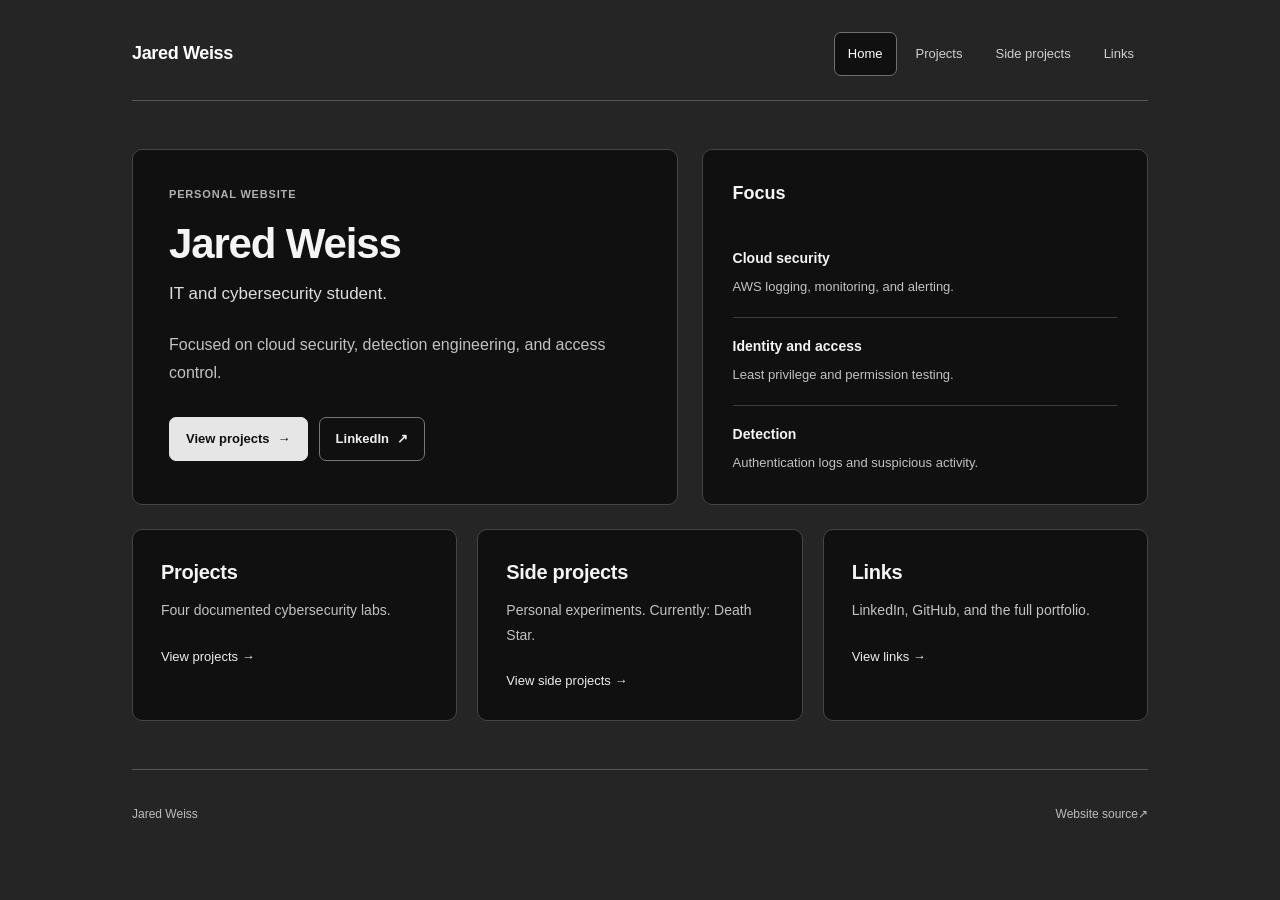
<file: index.html>
<!doctype html>
<html lang="en">
<head>
<meta charset="utf-8"><meta name="viewport" content="width=device-width, initial-scale=1">
<title>Jared Weiss | Home</title>
<meta name="description" content="Jared Weiss. IT and cybersecurity student focused on cloud security, detection, and access control.">
<meta name="theme-color" content="#252525">
<meta property="og:title" content="Jared Weiss | Home"><meta property="og:description" content="Jared Weiss. IT and cybersecurity student focused on cloud security, detection, and access control."><meta property="og:type" content="website">
<link rel="canonical" href="https://jared284.github.io/">
<link rel="icon" href="favicon.svg" type="image/svg+xml"><link rel="stylesheet" href="style.css?v=5.1">
</head>
<body>
<a class="skip" href="#main">Skip to content</a>
<div class="site-shell">
<header class="site-header"><a class="brand" href="index.html">Jared Weiss</a><nav class="page-nav" aria-label="Main navigation"><a href="index.html" class="is-active" aria-current="page">Home</a><a href="projects.html">Projects</a><a href="side-projects.html">Side projects</a><a href="links.html">Links</a></nav></header>
<main class="page-main" id="main"><div class="home-grid">
<section class="home-intro" aria-labelledby="home-title">
<p class="eyebrow">Personal website</p><h1 id="home-title">Jared Weiss</h1><p class="role">IT and cybersecurity student.</p>
<p class="lead">Focused on cloud security, detection engineering, and access control.</p>
<div class="home-actions"><a class="button primary" href="projects.html">View projects <span aria-hidden="true">→</span></a><a class="button secondary" href="https://www.linkedin.com/in/jared-weiss12" target="_blank" rel="noopener noreferrer">LinkedIn <span aria-hidden="true">↗</span></a></div>
</section>
<section class="home-details" aria-labelledby="focus-title"><h2 id="focus-title">Focus</h2>
<div class="detail-row"><strong>Cloud security</strong><p>AWS logging, monitoring, and alerting.</p></div>
<div class="detail-row"><strong>Identity and access</strong><p>Least privilege and permission testing.</p></div>
<div class="detail-row"><strong>Detection</strong><p>Authentication logs and suspicious activity.</p></div>
</section></div>
<div class="page-grid home-pages" aria-label="Explore the website">
<a class="page-card page-card-link" href="projects.html"><h2>Projects</h2><p>Four documented cybersecurity labs.</p><span class="page-card-action">View projects →</span></a>
<a class="page-card page-card-link" href="side-projects.html"><h2>Side projects</h2><p>Personal experiments. Currently: Death Star.</p><span class="page-card-action">View side projects →</span></a>
<a class="page-card page-card-link" href="links.html"><h2>Links</h2><p>LinkedIn, GitHub, and the full portfolio.</p><span class="page-card-action">View links →</span></a>
</div></main>
<footer class="site-footer"><span>Jared Weiss</span><a href="https://github.com/Jared284/jared284.github.io" target="_blank" rel="noopener noreferrer">Website source <span aria-hidden="true">↗</span></a></footer>
</div>
<script src="content.js?v=5"></script><script src="site.js?v=5"></script>
</body>
</html>
</file>
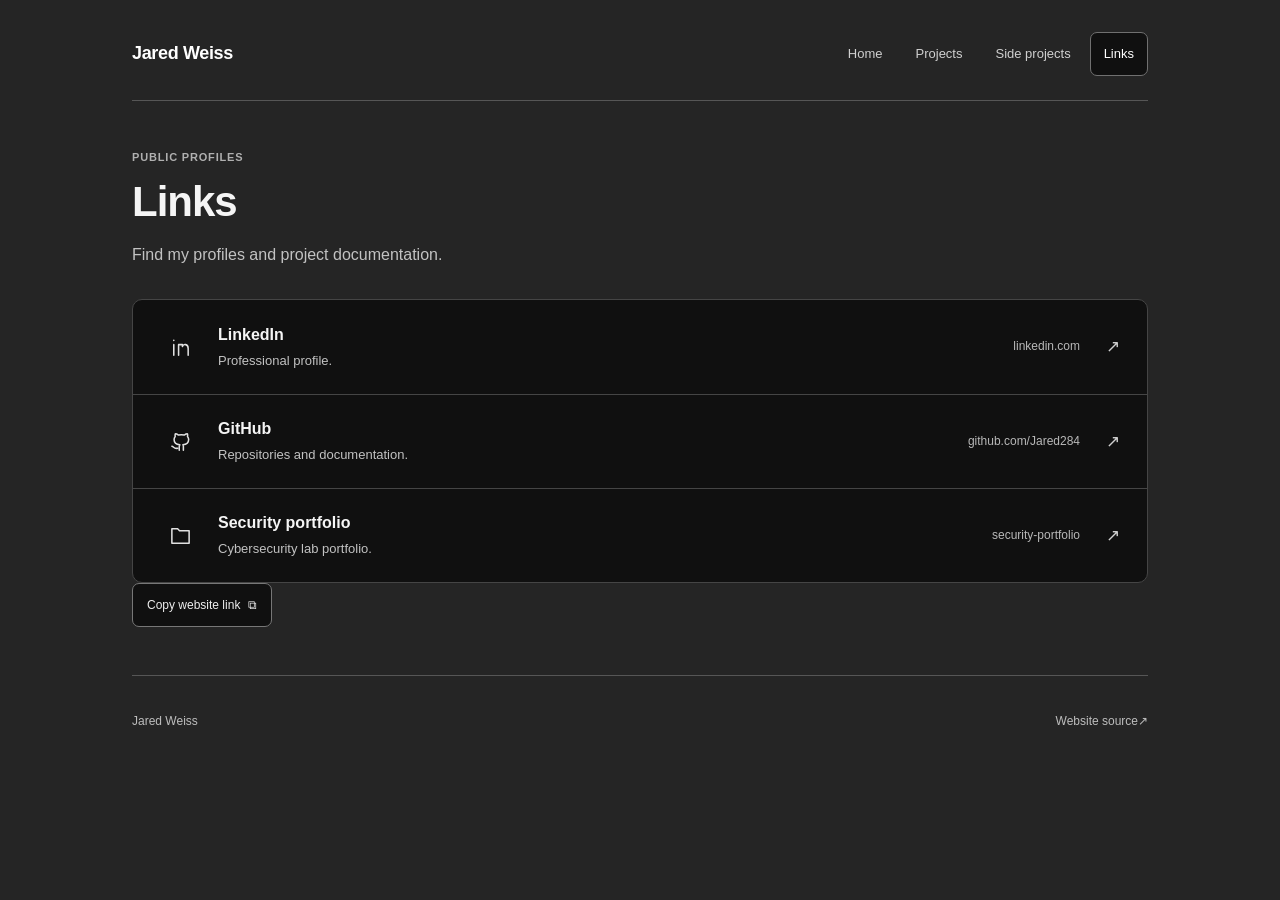
<file: links.html>
<!doctype html>
<html lang="en">
<head>
<meta charset="utf-8"><meta name="viewport" content="width=device-width, initial-scale=1">
<title>Jared Weiss | Links</title>
<meta name="description" content="Jared Weiss on LinkedIn, GitHub, and the cybersecurity portfolio.">
<meta name="theme-color" content="#252525">
<meta property="og:title" content="Jared Weiss | Links"><meta property="og:description" content="Jared Weiss on LinkedIn, GitHub, and the cybersecurity portfolio."><meta property="og:type" content="website">
<link rel="canonical" href="https://jared284.github.io/links.html">
<link rel="icon" href="favicon.svg" type="image/svg+xml"><link rel="stylesheet" href="style.css?v=5">
</head>
<body>
<a class="skip" href="#main">Skip to content</a>
<div class="site-shell">
<header class="site-header"><a class="brand" href="index.html">Jared Weiss</a><nav class="page-nav" aria-label="Main navigation"><a href="index.html">Home</a><a href="projects.html">Projects</a><a href="side-projects.html">Side projects</a><a href="links.html" class="is-active" aria-current="page">Links</a></nav></header>
<main class="page-main" id="main"><header class="page-heading"><p class="eyebrow">Public profiles</p><h1>Links</h1><p>Find my profiles and project documentation.</p></header><div class="destination-list" id="link-list"></div>
<div class="copy-panel"><button class="copy-link" id="copy-link" type="button">Copy website link <span aria-hidden="true">⧉</span></button><span class="copy-status sr-only" id="copy-status" role="status" aria-live="polite"></span></div></main>
<footer class="site-footer"><span>Jared Weiss</span><a href="https://github.com/Jared284/jared284.github.io" target="_blank" rel="noopener noreferrer">Website source <span aria-hidden="true">↗</span></a></footer>
</div>
<script src="content.js?v=5"></script><script src="site.js?v=5"></script>
</body>
</html>
</file>
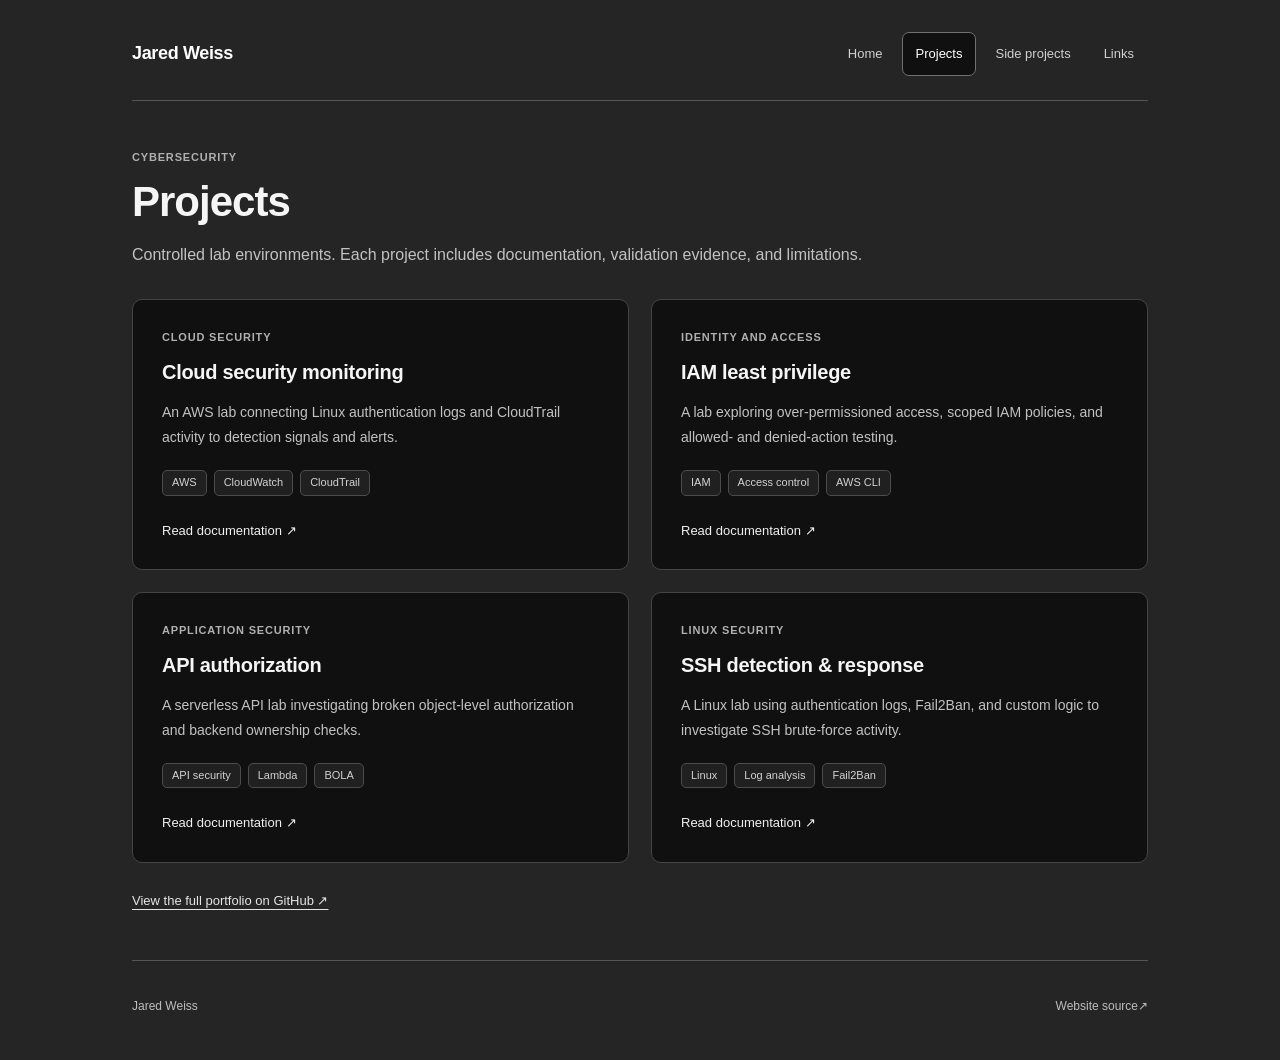
<file: projects.html>
<!doctype html>
<html lang="en">
<head>
<meta charset="utf-8"><meta name="viewport" content="width=device-width, initial-scale=1">
<title>Jared Weiss | Projects</title>
<meta name="description" content="Four documented cybersecurity labs covering AWS monitoring, IAM, API authorization, and SSH detection.">
<meta name="theme-color" content="#252525">
<meta property="og:title" content="Jared Weiss | Projects"><meta property="og:description" content="Four documented cybersecurity labs covering AWS monitoring, IAM, API authorization, and SSH detection."><meta property="og:type" content="website">
<link rel="canonical" href="https://jared284.github.io/projects.html">
<link rel="icon" href="favicon.svg" type="image/svg+xml"><link rel="stylesheet" href="style.css?v=5">
</head>
<body>
<a class="skip" href="#main">Skip to content</a>
<div class="site-shell">
<header class="site-header"><a class="brand" href="index.html">Jared Weiss</a><nav class="page-nav" aria-label="Main navigation"><a href="index.html">Home</a><a href="projects.html" class="is-active" aria-current="page">Projects</a><a href="side-projects.html">Side projects</a><a href="links.html">Links</a></nav></header>
<main class="page-main" id="main"><header class="page-heading"><p class="eyebrow">Cybersecurity</p><h1>Projects</h1><p>Controlled lab environments. Each project includes documentation, validation evidence, and limitations.</p></header>
<div class="project-grid" id="project-list"></div>
<p class="page-note"><a class="text-link" href="https://github.com/Jared284/security-portfolio" target="_blank" rel="noopener noreferrer">View the full portfolio on GitHub ↗</a></p></main>
<footer class="site-footer"><span>Jared Weiss</span><a href="https://github.com/Jared284/jared284.github.io" target="_blank" rel="noopener noreferrer">Website source <span aria-hidden="true">↗</span></a></footer>
</div>
<script src="content.js?v=5"></script><script src="site.js?v=5"></script>
</body>
</html>
</file>
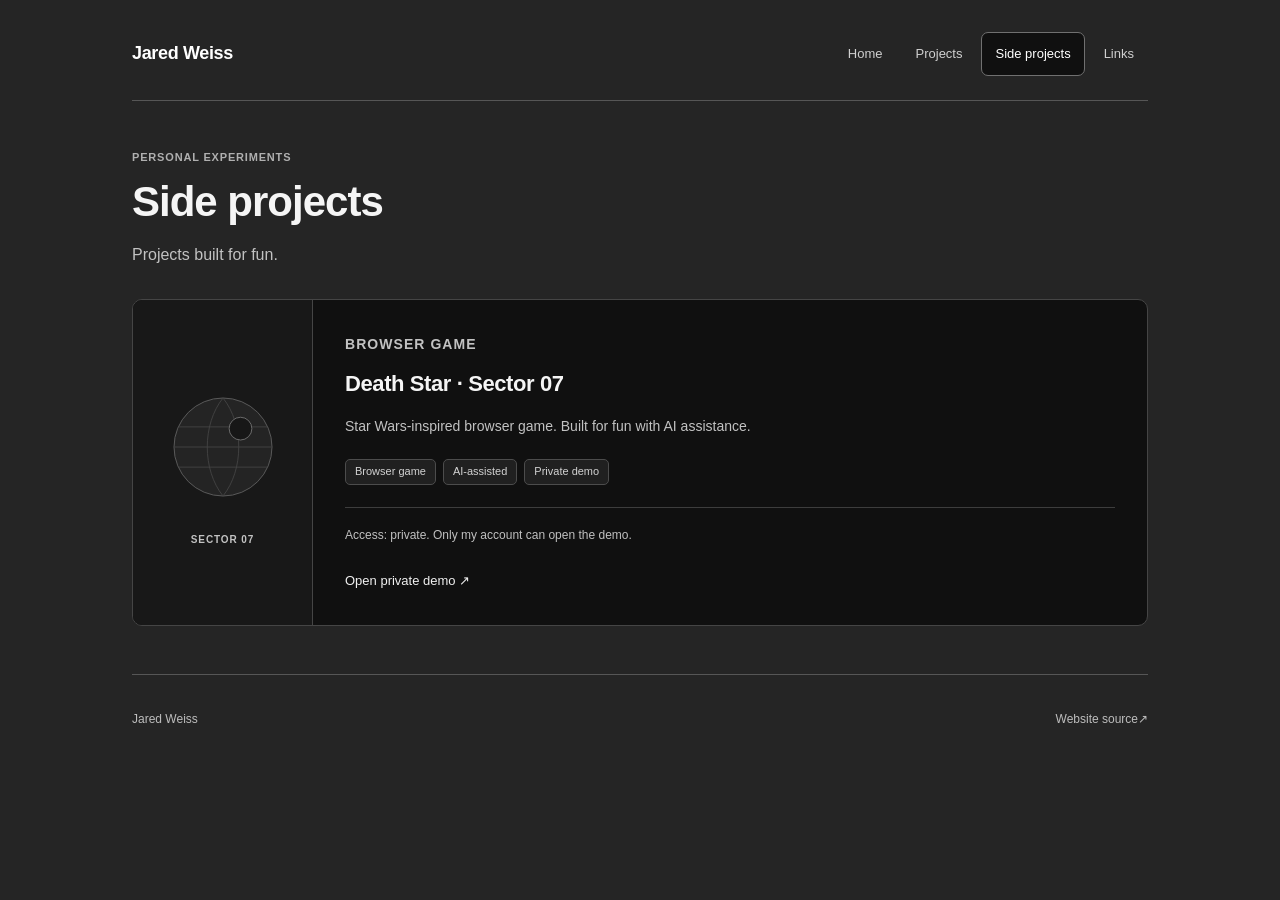
<file: side-projects.html>
<!doctype html>
<html lang="en">
<head>
<meta charset="utf-8"><meta name="viewport" content="width=device-width, initial-scale=1">
<title>Jared Weiss | Side Projects</title>
<meta name="description" content="Personal experiments and browser games by Jared Weiss.">
<meta name="theme-color" content="#252525">
<meta property="og:title" content="Jared Weiss | Side Projects"><meta property="og:description" content="Personal experiments and browser games by Jared Weiss."><meta property="og:type" content="website">
<link rel="canonical" href="https://jared284.github.io/side-projects.html">
<link rel="icon" href="favicon.svg" type="image/svg+xml"><link rel="stylesheet" href="style.css?v=5">
</head>
<body>
<a class="skip" href="#main">Skip to content</a>
<div class="site-shell">
<header class="site-header"><a class="brand" href="index.html">Jared Weiss</a><nav class="page-nav" aria-label="Main navigation"><a href="index.html">Home</a><a href="projects.html">Projects</a><a href="side-projects.html" class="is-active" aria-current="page">Side projects</a><a href="links.html">Links</a></nav></header>
<main class="page-main" id="main"><header class="page-heading"><p class="eyebrow">Personal experiments</p><h1>Side projects</h1><p>Projects built for fun.</p></header><div id="side-project-list"></div></main>
<footer class="site-footer"><span>Jared Weiss</span><a href="https://github.com/Jared284/jared284.github.io" target="_blank" rel="noopener noreferrer">Website source <span aria-hidden="true">↗</span></a></footer>
</div>
<script src="content.js?v=5"></script><script src="site.js?v=5"></script>
</body>
</html>
</file>
<file: style.css>
:root {
  color-scheme: dark;
  --background: #252525;
  --panel: #101010;
  --panel-hover: #161616;
  --text: #f5f5f5;
  --body: #c2c2c2;
  --muted: #b0b0b0;
  --border: #454545;
  --border-hover: #707070;
  --radius: 10px;
}
* { box-sizing: border-box; }
html { scroll-padding-top: 24px; }
body { margin: 0; background: var(--background); color: var(--text); font-family: -apple-system, BlinkMacSystemFont, "Segoe UI", Arial, sans-serif; font-size: 15px; line-height: 1.65; -webkit-font-smoothing: antialiased; }
a { color: inherit; text-decoration: none; }
button { font: inherit; }
svg { display: block; max-width: 100%; }
h1, h2, h3, p { margin: 0; }
h1, h2, h3 { color: var(--text); }
::selection { background: #666; color: #fff; }
:focus-visible { outline: 2px solid #fff; outline-offset: 4px; }
a, button { -webkit-tap-highlight-color: transparent; }
.site-shell { width: 100%; max-width: 1080px; margin: 0 auto; padding: 32px; }
.site-header { display: flex; align-items: center; flex-wrap: wrap; gap: 18px; padding-bottom: 24px; border-bottom: 1px solid #565656; }
.brand { display: inline-flex; align-items: center; min-height: 44px; color: #fff; font-size: 18px; font-weight: 700; letter-spacing: -.35px; }
.page-nav { display: flex; align-items: center; flex-wrap: wrap; gap: 5px; margin-left: auto; }
.page-nav a { display: inline-flex; align-items: center; justify-content: center; min-height: 44px; padding: 9px 13px; border: 1px solid transparent; border-radius: 7px; color: #d0d0d0; font-size: 13px; font-weight: 500; line-height: 1.3; }
.page-nav a:hover { background: #1b1b1b; color: #fff; }
.page-nav a.is-active, .page-nav a[aria-current="page"] { border-color: #707070; background: var(--panel); color: #fff; }
.header-links { display: flex; align-items: center; gap: 13px; padding-left: 16px; border-left: 1px solid #565656; }
.header-links a { display: inline-flex; align-items: center; gap: 7px; min-height: 44px; color: #d0d0d0; font-size: 12px; line-height: 1.4; }
.header-links a:hover { color: #fff; text-decoration: underline; text-underline-offset: 4px; }
.header-links svg { width: 16px; height: 16px; }
.page-main { min-width: 0; padding: 48px 0; }
.page-heading { max-width: 740px; margin-bottom: 30px; }
.eyebrow, .project-category { color: var(--muted); font-size: 11px; font-weight: 600; line-height: 1.5; letter-spacing: .075em; text-transform: uppercase; }
.page-heading .eyebrow { margin-bottom: 11px; }
.page-heading h1 { font-size: clamp(32px, 4.5vw, 42px); font-weight: 700; line-height: 1.18; letter-spacing: -1px; }
.page-heading p:not(.eyebrow) { margin-top: 15px; color: var(--body); font-size: 16px; line-height: 1.75; }
.home-grid { display: grid; grid-template-columns: 1.1fr .9fr; gap: 24px; }
.home-intro, .home-details, .page-card, .project-card, .side-project-card { min-width: 0; border: 1px solid var(--border); border-radius: var(--radius); background: var(--panel); }
.home-intro { padding: 36px; }
.home-intro .eyebrow { margin-bottom: 16px; }
.home-intro h1 { font-size: clamp(34px, 4.5vw, 42px); font-weight: 700; line-height: 1.18; letter-spacing: -1.15px; }
.home-intro .role, .home-intro .home-role, .home-intro .profile-role { margin-top: 13px; color: #dedede; font-size: 17px; font-weight: 500; line-height: 1.5; }
.lead { max-width: 540px; margin-top: 24px; color: var(--body); font-size: 16px; line-height: 1.8; }
.home-actions { display: flex; flex-wrap: wrap; gap: 11px; margin-top: 29px; }
.button { display: inline-flex; align-items: center; justify-content: center; gap: 8px; min-height: 44px; padding: 10px 16px; border: 1px solid #777; border-radius: 7px; font-size: 13px; font-weight: 600; line-height: 1.4; }
.button.primary, .button-primary { border-color: #e6e6e6; background: #e6e6e6; color: #111; }
.button.primary:hover, .button-primary:hover { background: #fff; border-color: #fff; }
.button.secondary, .button-secondary { background: transparent; color: #eee; }
.button.secondary:hover, .button-secondary:hover { background: #242424; border-color: #aaa; }
.home-details { padding: 30px; }
.home-details > h2 { margin-bottom: 23px; font-size: 18px; font-weight: 600; line-height: 1.5; }
.detail-row { padding: 18px 0; }
.detail-row:first-child { padding-top: 0; }
.detail-row:last-child { padding-bottom: 0; }
.detail-row + .detail-row { border-top: 1px solid #3d3d3d; }
.detail-row strong { display: block; color: var(--text); font-size: 14px; font-weight: 600; line-height: 1.5; }
.detail-row p { margin-top: 7px; color: var(--body); font-size: 13px; line-height: 1.75; }
.page-grid { display: grid; grid-template-columns: repeat(2, minmax(0, 1fr)); gap: 20px; margin-top: 24px; }
.page-card { display: flex; flex-direction: column; padding: 28px; }
.page-card h2 { font-size: 20px; font-weight: 600; line-height: 1.4; letter-spacing: -.3px; }
.page-card p { margin-top: 12px; color: var(--body); font-size: 14px; line-height: 1.75; }
.page-card-action { display: inline-flex; align-items: center; gap: 8px; align-self: flex-start; margin-top: 23px; color: #ededed; font-size: 13px; font-weight: 500; }
.page-card-link:hover { border-color: var(--border-hover); background: var(--panel-hover); }
.page-card-link:hover .page-card-action { text-decoration: underline; text-underline-offset: 4px; }
.project-grid { display: grid; grid-template-columns: repeat(2, minmax(0, 1fr)); gap: 22px; }
.project-card { display: flex; flex-direction: column; padding: 29px; }
.project-category { margin-bottom: 12px; }
.project-card h2 { font-size: 20px; font-weight: 600; line-height: 1.4; letter-spacing: -.3px; }
.project-description { margin-top: 14px; color: var(--body); font-size: 14px; line-height: 1.8; }
.tags { display: flex; flex-wrap: wrap; gap: 7px; margin-top: 20px; }
.tags span { padding: 3px 9px; border: 1px solid #4c4c4c; border-radius: 5px; background: #202020; color: #d2d2d2; font-size: 11px; font-weight: 500; line-height: 1.6; }
.project-action { display: inline-flex; align-items: center; gap: 8px; align-self: flex-start; margin-top: 25px; color: #f0f0f0; font-size: 13px; font-weight: 500; line-height: 1.5; }
.project-action svg { width: 14px; height: 14px; }
a.project-card:hover { border-color: var(--border-hover); background: var(--panel-hover); }
a.project-card:hover .project-action, a.project-action:hover { text-decoration: underline; text-underline-offset: 4px; }
.side-project-card { display: grid; grid-template-columns: 180px minmax(0, 1fr); }
.side-art { display: flex; flex-direction: column; align-items: center; justify-content: center; gap: 15px; min-width: 0; padding: 28px 18px; border-right: 1px solid var(--border); border-radius: 9px 0 0 9px; background: #181818; color: #c2c2c2; }
.side-art > svg { width: 140px; height: 140px; }
.space-label { color: #c2c2c2; font-size: 10px; font-weight: 600; letter-spacing: .09em; line-height: 1.5; text-transform: uppercase; }
.side-body { min-width: 0; padding: 32px; }
.side-body h2 { font-size: 22px; font-weight: 600; line-height: 1.4; letter-spacing: -.4px; }
.side-body > p { margin-top: 14px; color: var(--body); font-size: 14px; line-height: 1.8; }
.side-body .project-category { margin-top: 0; }
.side-body .access-note, .access-note { margin-top: 22px; padding-top: 17px; border-top: 1px solid #3d3d3d; color: #c0c0c0; font-size: 12px; line-height: 1.75; }
a.side-project-card:hover { border-color: var(--border-hover); }
a.side-project-card:hover .project-action { text-decoration: underline; text-underline-offset: 4px; }
.destination-list { border: 1px solid var(--border); border-radius: var(--radius); overflow: hidden; background: var(--panel); }
.destination { display: flex; align-items: center; gap: 18px; min-height: 94px; padding: 22px 27px; }
.destination + .destination { border-top: 1px solid var(--border); }
.destination:hover { background: #1b1b1b; }
.destination:focus-visible { outline-offset: -4px; }
.destination-icon { display: grid; place-items: center; width: 40px; height: 40px; flex: 0 0 40px; color: #e0e0e0; }
.destination-icon svg { width: 23px; height: 23px; }
.destination-copy { min-width: 0; }
.destination-copy strong { display: block; color: var(--text); font-size: 16px; font-weight: 600; line-height: 1.5; }
.destination-copy small { display: block; margin-top: 4px; color: var(--body); font-size: 13px; line-height: 1.6; }
.destination-host { margin-left: auto; color: #b8b8b8; font-size: 12px; white-space: nowrap; }
.arrow { flex: 0 0 auto; margin-left: auto; color: #d0d0d0; font-size: 17px; line-height: 1.5; }
.destination > .arrow { margin-left: 8px; }
.destination-copy + .arrow { margin-left: auto; }
svg.arrow, .arrow svg { width: 17px; height: 17px; }
.text-link { color: #e5e5e5; text-decoration: underline; text-underline-offset: 4px; }
.text-link:hover { color: #fff; }
.page-note { margin-top: 26px; color: var(--body); font-size: 13px; line-height: 1.8; }
.site-footer { display: flex; align-items: center; justify-content: space-between; flex-wrap: wrap; gap: 16px; padding: 23px 0 0; border-top: 1px solid #565656; color: #bdbdbd; font-size: 12px; line-height: 1.7; }
.site-footer > div { display: flex; align-items: center; flex-wrap: wrap; gap: 12px; }
.site-footer a { display: inline-flex; align-items: center; min-height: 44px; }
.site-footer a:hover { color: #fff; text-decoration: underline; text-underline-offset: 4px; }
.copy-link { display: inline-flex; align-items: center; justify-content: center; gap: 8px; min-height: 44px; padding: 9px 14px; border: 1px solid #777; border-radius: 7px; background: var(--panel); color: #eee; font-size: 12px; line-height: 1.4; cursor: pointer; }
.copy-link:hover { border-color: #aaa; background: #1b1b1b; }
.copy-link svg { width: 15px; height: 15px; }
.copy-status { color: #e0e0e0; font-size: 12px; }
.skip { position: fixed; top: -80px; left: 16px; z-index: 20; padding: 11px 17px; border-radius: 6px; background: #f5f5f5; color: #101010; font-size: 14px; }
.skip:focus { top: 16px; }
.sr-only { position: absolute; width: 1px; height: 1px; padding: 0; margin: -1px; overflow: hidden; clip: rect(0, 0, 0, 0); white-space: nowrap; border: 0; }
@media (max-width: 950px) {
  .site-header { gap: 12px; }
  .header-links { gap: 10px; padding-left: 12px; }
  .header-links a { font-size: 11px; }
  .page-nav a { padding-left: 10px; padding-right: 10px; font-size: 12px; }
  .home-intro { padding: 30px; }
  .home-details { padding: 26px; }
  .destination-host { font-size: 11px; }
}
@media (max-width: 700px) {
  .site-shell { padding: 24px; }
  .site-header { gap: 14px; padding-bottom: 20px; }
  .header-links { margin-left: auto; padding-left: 0; border-left: 0; }
  .header-links a { font-size: 12px; }
  .page-nav { order: 3; width: 100%; margin-left: 0; gap: 6px; }
  .page-nav a { min-height: 44px; padding: 9px 13px; font-size: 13px; }
  .page-main { padding: 32px 0; }
  .page-heading { margin-bottom: 25px; }
  .page-heading h1 { font-size: 34px; }
  .page-heading p:not(.eyebrow) { font-size: 15px; }
  .home-grid, .page-grid, .project-grid { grid-template-columns: minmax(0, 1fr); gap: 18px; }
  .home-intro, .home-details { padding: 28px; }
  .home-intro h1 { font-size: 38px; }
  .home-intro .role, .home-intro .home-role, .home-intro .profile-role { font-size: 16px; }
  .lead { font-size: 15px; margin-top: 20px; }
  .home-actions { margin-top: 24px; }
  .page-grid { margin-top: 18px; }
  .page-card, .project-card { padding: 25px; }
  .side-project-card { grid-template-columns: minmax(0, 1fr); }
  .side-art { flex-direction: row; gap: 23px; padding: 18px 25px; border-right: 0; border-bottom: 1px solid var(--border); border-radius: 9px 9px 0 0; }
  .side-art > svg { width: 88px; height: 88px; }
  .side-body { padding: 27px; }
  .destination { gap: 12px; padding: 21px; }
  .destination-host { display: none; }
  .destination > .arrow { margin-left: auto; }
  .destination-copy strong { font-size: 15px; }
  .destination-copy small { font-size: 12px; }
}
@media (max-width: 400px) {
  .site-shell { padding: 20px 18px; }
  .site-header { gap: 10px; }
  .brand { font-size: 17px; }
  .header-links { gap: 10px; }
  .header-links a { font-size: 11px; }
  .header-links svg { width: 14px; height: 14px; }
  .page-nav { gap: 5px; }
  .page-nav a { padding-left: 10px; padding-right: 10px; font-size: 12px; }
  .home-intro, .home-details, .page-card, .project-card, .side-body { padding: 23px; }
  .home-intro h1 { font-size: 35px; }
  .page-heading h1 { font-size: 32px; }
  .button { padding-left: 13px; padding-right: 13px; font-size: 12px; }
  .destination { gap: 10px; padding: 19px 15px; }
  .destination-icon { width: 31px; flex-basis: 31px; }
  .site-footer { align-items: flex-start; }
}
@media (prefers-reduced-motion: reduce) {
  html { scroll-behavior: auto; }
  *, *::before, *::after { animation: none !important; transition: none !important; }
}


@media (min-width:701px) { .home-pages { grid-template-columns:repeat(3,minmax(0,1fr)); } }
</file>
